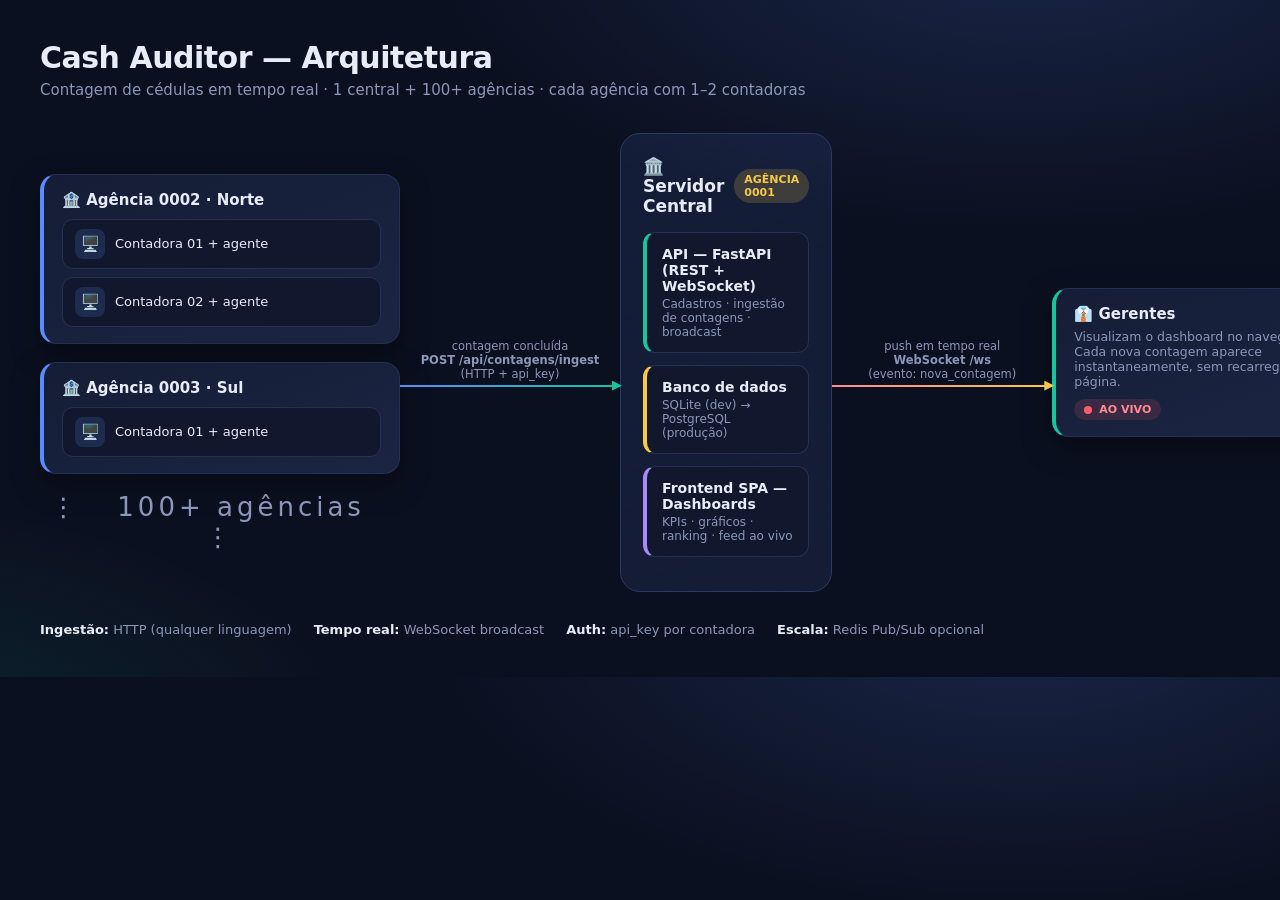
<file: docs/architecture.html>
<!DOCTYPE html>
<html lang="pt-BR">
<head>
<meta charset="UTF-8" />
<title>Arquitetura — Cash Auditor</title>
<style>
  * { box-sizing: border-box; margin: 0; padding: 0; }
  body {
    font-family: 'Segoe UI', system-ui, sans-serif;
    background: radial-gradient(1000px 500px at 80% -10%, rgba(91,140,255,0.18), transparent 60%),
                radial-gradient(800px 400px at -10% 110%, rgba(25,195,156,0.12), transparent 60%), #0b1020;
    color: #e8ecf6; padding: 40px; width: 1280px;
  }
  h1 { font-size: 30px; font-weight: 800; letter-spacing: -0.5px; }
  .sub { color: #8b97b8; margin-top: 6px; font-size: 15px; margin-bottom: 34px; }
  .diagram { display: flex; align-items: stretch; gap: 0; }
  .col { display: flex; flex-direction: column; justify-content: center; gap: 18px; }
  .agencias { flex: 0 0 360px; }
  .arrows { flex: 0 0 220px; display: flex; flex-direction: column; align-items: center; justify-content: center; gap: 8px; }
  .central { flex: 1; }
  .managers { flex: 0 0 300px; }

  .box {
    background: linear-gradient(160deg, #151d36, #1b2542);
    border: 1px solid #243154; border-radius: 16px; padding: 16px 18px;
    box-shadow: 0 10px 30px rgba(0,0,0,0.35);
  }
  .agency { border-left: 4px solid #5b8cff; }
  .agency h3 { font-size: 15px; margin-bottom: 10px; }
  .machine {
    display: flex; align-items: center; gap: 10px; background: #11182e;
    border: 1px solid #243154; border-radius: 11px; padding: 9px 12px; margin-top: 8px; font-size: 13px;
  }
  .machine .ico { width: 30px; height: 30px; border-radius: 8px; display: grid; place-items: center;
    background: rgba(91,140,255,0.16); color: #7aa2ff; font-size: 15px; }
  .dots { text-align: center; color: #8b97b8; font-size: 26px; letter-spacing: 4px; }

  .central-box { border: 1px solid #2c3a63; border-radius: 20px; padding: 22px; background: linear-gradient(160deg, rgba(91,140,255,0.10), #151d36); }
  .central-box > h2 { font-size: 17px; margin-bottom: 16px; display: flex; align-items: center; gap: 10px; }
  .tag { font-size: 11px; font-weight: 700; padding: 4px 10px; border-radius: 999px; background: rgba(247,201,72,0.18); color: #f7c948; }
  .layer { background: #11182e; border: 1px solid #243154; border-radius: 12px; padding: 13px 15px; margin-bottom: 12px; }
  .layer .t { font-weight: 700; font-size: 14px; }
  .layer .d { font-size: 12px; color: #8b97b8; margin-top: 3px; }
  .api { border-left: 4px solid #19c39c; }
  .db { border-left: 4px solid #f7c948; }
  .web { border-left: 4px solid #a78bfa; }

  .arrow { display: flex; flex-direction: column; align-items: center; gap: 4px; width: 100%; }
  .arrow .label { font-size: 11.5px; color: #8b97b8; text-align: center; }
  .line { width: 100%; height: 2px; background: linear-gradient(90deg, #5b8cff, #19c39c); position: relative; }
  .line::after { content: "▶"; position: absolute; right: -2px; top: -8px; color: #19c39c; font-size: 13px; }
  .line.back { background: linear-gradient(90deg, #ff8b96, #f7c948); }
  .line.back::after { color: #f7c948; }

  .mgr { border-left: 4px solid #19c39c; }
  .mgr h3 { font-size: 15px; margin-bottom: 6px; }
  .mgr p { font-size: 12.5px; color: #8b97b8; }
  .live { display: inline-flex; align-items: center; gap: 7px; font-size: 11px; font-weight: 700; color: #ff8b96;
    background: rgba(255,93,108,0.14); padding: 4px 10px; border-radius: 999px; margin-top: 10px; }
  .pulse { width: 8px; height: 8px; border-radius: 50%; background: #ff5d6c; }
  .footer { margin-top: 30px; color: #8b97b8; font-size: 13px; display: flex; gap: 22px; }
  .footer b { color: #e8ecf6; }
</style>
</head>
<body>
  <h1>Cash Auditor — Arquitetura</h1>
  <div class="sub">Contagem de cédulas em tempo real · 1 central + 100+ agências · cada agência com 1–2 contadoras</div>

  <div class="diagram">
    <!-- Agências -->
    <div class="col agencias">
      <div class="box agency">
        <h3>🏦 Agência 0002 · Norte</h3>
        <div class="machine"><span class="ico">🖥️</span> Contadora 01 + agente</div>
        <div class="machine"><span class="ico">🖥️</span> Contadora 02 + agente</div>
      </div>
      <div class="box agency">
        <h3>🏦 Agência 0003 · Sul</h3>
        <div class="machine"><span class="ico">🖥️</span> Contadora 01 + agente</div>
      </div>
      <div class="dots">⋮ &nbsp; 100+ agências &nbsp; ⋮</div>
    </div>

    <!-- Arrows in -->
    <div class="col arrows">
      <div class="arrow">
        <div class="label">contagem concluída<br/><b>POST /api/contagens/ingest</b><br/>(HTTP + api_key)</div>
        <div class="line"></div>
      </div>
    </div>

    <!-- Central -->
    <div class="col central">
      <div class="central-box">
        <h2>🏛️ Servidor Central <span class="tag">AGÊNCIA 0001</span></h2>
        <div class="layer api"><div class="t">API — FastAPI (REST + WebSocket)</div><div class="d">Cadastros · ingestão de contagens · broadcast</div></div>
        <div class="layer db"><div class="t">Banco de dados</div><div class="d">SQLite (dev) → PostgreSQL (produção)</div></div>
        <div class="layer web"><div class="t">Frontend SPA — Dashboards</div><div class="d">KPIs · gráficos · ranking · feed ao vivo</div></div>
      </div>
    </div>

    <!-- Arrows out -->
    <div class="col arrows">
      <div class="arrow">
        <div class="label">push em tempo real<br/><b>WebSocket /ws</b><br/>(evento: nova_contagem)</div>
        <div class="line back"></div>
      </div>
    </div>

    <!-- Managers -->
    <div class="col managers">
      <div class="box mgr">
        <h3>👔 Gerentes</h3>
        <p>Visualizam o dashboard no navegador. Cada nova contagem aparece instantaneamente, sem recarregar a página.</p>
        <span class="live"><span class="pulse"></span> AO VIVO</span>
      </div>
    </div>
  </div>

  <div class="footer">
    <div><b>Ingestão:</b> HTTP (qualquer linguagem)</div>
    <div><b>Tempo real:</b> WebSocket broadcast</div>
    <div><b>Auth:</b> api_key por contadora</div>
    <div><b>Escala:</b> Redis Pub/Sub opcional</div>
  </div>
</body>
</html>
</file>
